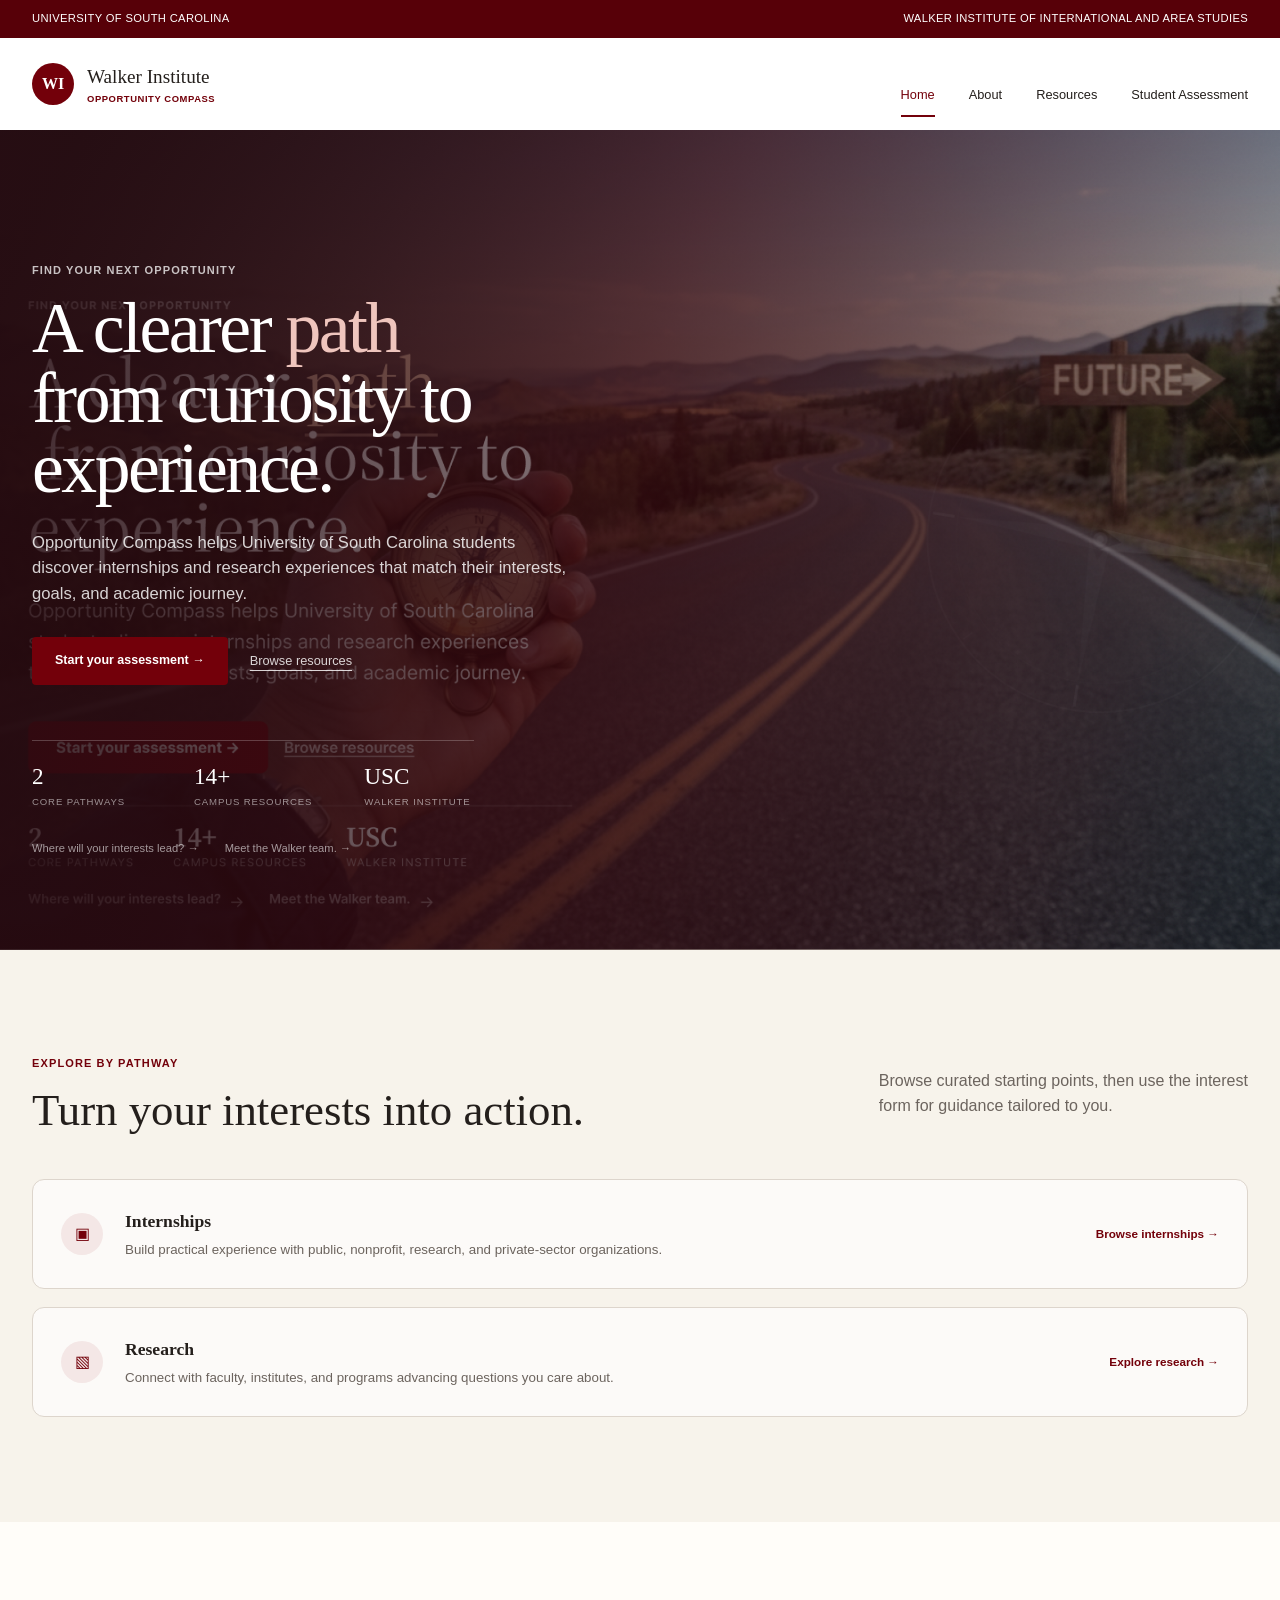
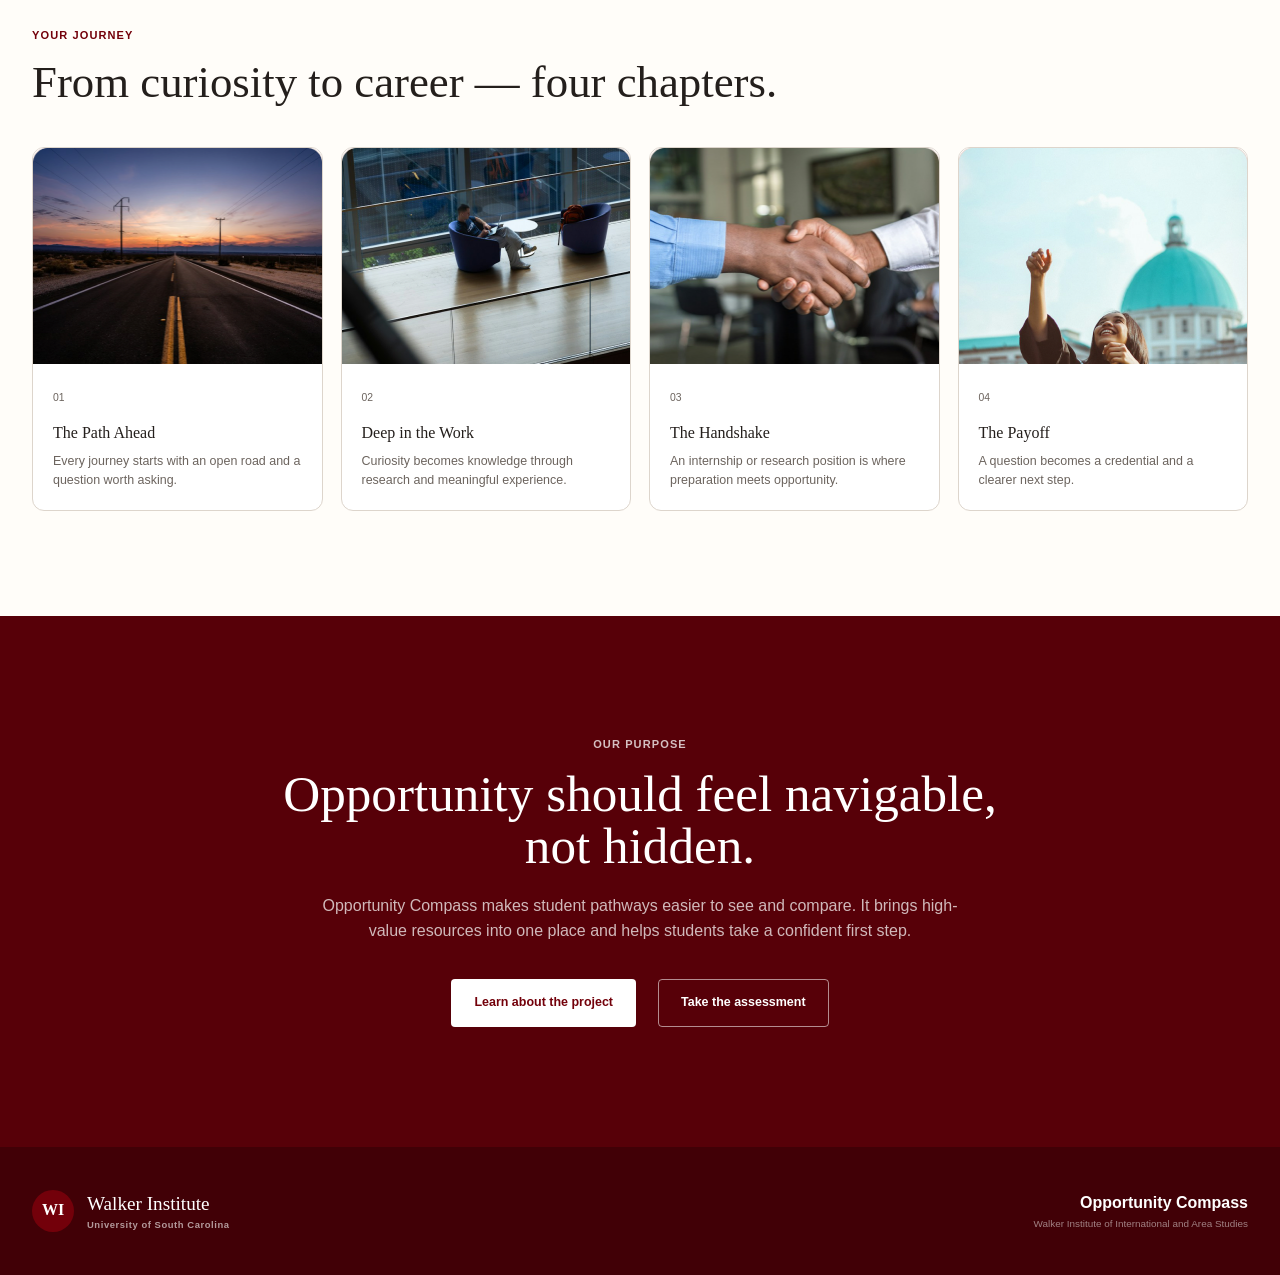
<file: index.html>
<!doctype html>
<html lang="en">
<head>
  <!-- Author: Alan Marsee -->
  <meta charset="utf-8">
  <meta name="viewport" content="width=device-width, initial-scale=1">

  <meta
    name="description"
    content="Opportunity Compass helps students discover internships, research, and career pathways."
  >

  <title>Opportunity Compass | Home</title>
  <link rel="stylesheet" href="styles.css">

  <!-- Internal CSS example -->
  <style>
    .home-hero {
      background-image:
        linear-gradient(
          90deg,
          rgba(38, 11, 17, 0.87),
          rgba(38, 11, 17, 0.56),
          rgba(16, 20, 27, 0.18)
        ),
        url("assets/home-asset-1.png");
    }
  </style>
</head>

<body>
  <header>
    <div class="university-bar">
      <div class="shell university-bar__inner">
        <span>University of South Carolina</span>
        <span>Walker Institute of International and Area Studies</span>
      </div>
    </div>

    <div class="main-nav-wrap">
      <div class="shell main-nav">
        <a class="brand" href="index.html">
          <span class="brand-mark">WI</span>

          <span>
            <strong>Walker Institute</strong>
            <small>Opportunity Compass</small>
          </span>
        </a>

        <nav aria-label="Primary navigation">
          <a class="active" href="index.html">Home</a>
          <a href="about.html">About</a>
          <a href="resources.html">Resources</a>
          <a href="assessment.html">Student Assessment</a>
        </nav>
      </div>
    </div>
  </header>

  <main>
    <section class="home-hero">
      <div class="shell hero-content">
        <p class="eyebrow eyebrow--light">
          Find your next opportunity
        </p>

        <h1>
          A clearer <span>path</span><br>
          from curiosity to<br>
          experience.
        </h1>

        <p class="hero-intro">
          Opportunity Compass helps University of South Carolina students
          discover internships and research experiences that match their
          interests, goals, and academic journey.
        </p>

        <div class="hero-actions" id="assessment">
          <a class="button button--primary" href="#pathways">
            Start your assessment →
          </a>

          <!-- Inline CSS example -->
          <a
            class="text-link text-link--light"
            href="#pathways"
            style="text-decoration-thickness: 1px;"
          >
            Browse resources
          </a>
        </div>

        <div class="hero-stats">
          <div>
            <strong>2</strong>
            <span>Core pathways</span>
          </div>

          <div>
            <strong>14+</strong>
            <span>Campus resources</span>
          </div>

          <div>
            <strong>USC</strong>
            <span>Walker Institute</span>
          </div>
        </div>

        <div class="hero-secondary-links">
          <a href="#journey">
            Where will your interests lead? →
          </a>

          <a href="about.html">
            Meet the Walker team. →
          </a>
        </div>
      </div>
    </section>

    <section class="section section--ivory" id="pathways">
      <div class="shell">
        <div class="section-heading section-heading--split">
          <div>
            <p class="eyebrow">Explore by pathway</p>
            <h2>Turn your interests into action.</h2>
          </div>

          <p>
            Browse curated starting points, then use the interest form for
            guidance tailored to you.
          </p>
        </div>

        <div class="pathway-list">
          <a class="pathway-card" href="#journey">
            <span class="icon-badge" aria-hidden="true">▣</span>

            <span>
              <strong>Internships</strong>
              <small>
                Build practical experience with public, nonprofit, research,
                and private-sector organizations.
              </small>
            </span>

            <span class="card-link">
              Browse internships →
            </span>
          </a>

          <a class="pathway-card" href="#journey">
            <span class="icon-badge" aria-hidden="true">▧</span>

            <span>
              <strong>Research</strong>
              <small>
                Connect with faculty, institutes, and programs advancing
                questions you care about.
              </small>
            </span>

            <span class="card-link">
              Explore research →
            </span>
          </a>
        </div>
      </div>
    </section>

    <section class="section" id="journey">
      <div class="shell">
        <p class="eyebrow">Your journey</p>

        <h2>
          From curiosity to career — four chapters.
        </h2>

        <div class="chapter-grid">
          <article class="chapter-card">
            <img
              src="assets/home-asset-5.png"
              alt="Open road"
            >

            <div class="chapter-card__body">
              <span>01</span>
              <h3>The Path Ahead</h3>

              <p>
                Every journey starts with an open road and a question worth
                asking.
              </p>
            </div>
          </article>

          <article class="chapter-card">
            <img
              src="assets/home-asset-6.png"
              alt="Student working on a laptop"
            >

            <div class="chapter-card__body">
              <span>02</span>
              <h3>Deep in the Work</h3>

              <p>
                Curiosity becomes knowledge through research and meaningful
                experience.
              </p>
            </div>
          </article>

          <article class="chapter-card">
            <img
              src="assets/home-asset-9.png"
              alt="Professionals shaking hands"
            >

            <div class="chapter-card__body">
              <span>03</span>
              <h3>The Handshake</h3>

              <p>
                An internship or research position is where preparation meets
                opportunity.
              </p>
            </div>
          </article>

          <article class="chapter-card">
            <img
              src="assets/home-asset-8.png"
              alt="Graduate celebrating"
            >

            <div class="chapter-card__body">
              <span>04</span>
              <h3>The Payoff</h3>

              <p>
                A question becomes a credential and a clearer next step.
              </p>
            </div>
          </article>
        </div>
      </div>
    </section>

    <section class="purpose-section">
      <div class="shell purpose-section__inner">
        <p class="eyebrow eyebrow--light">
          Our purpose
        </p>

        <h2>
          Opportunity should feel navigable,<br>
          not hidden.
        </h2>

        <p>
          Opportunity Compass makes student pathways easier to see and
          compare. It brings high-value resources into one place and helps
          students take a confident first step.
        </p>

        <div class="purpose-actions">
          <a class="button button--light" href="about.html">
            Learn about the project
          </a>

          <a
            class="button button--outline-light"
            href="#assessment"
          >
            Take the assessment
          </a>
        </div>
      </div>
    </section>
  </main>

  <footer class="site-footer">
    <div class="shell footer-inner">
      <div class="brand brand--light">
        <span class="brand-mark">WI</span>

        <span>
          <strong>Walker Institute</strong>
          <small>University of South Carolina</small>
        </span>
      </div>

      <div>
        <strong>Opportunity Compass</strong>
        <small>
          Walker Institute of International and Area Studies
        </small>
      </div>
    </div>
  </footer>
</body>
</html>
</file>
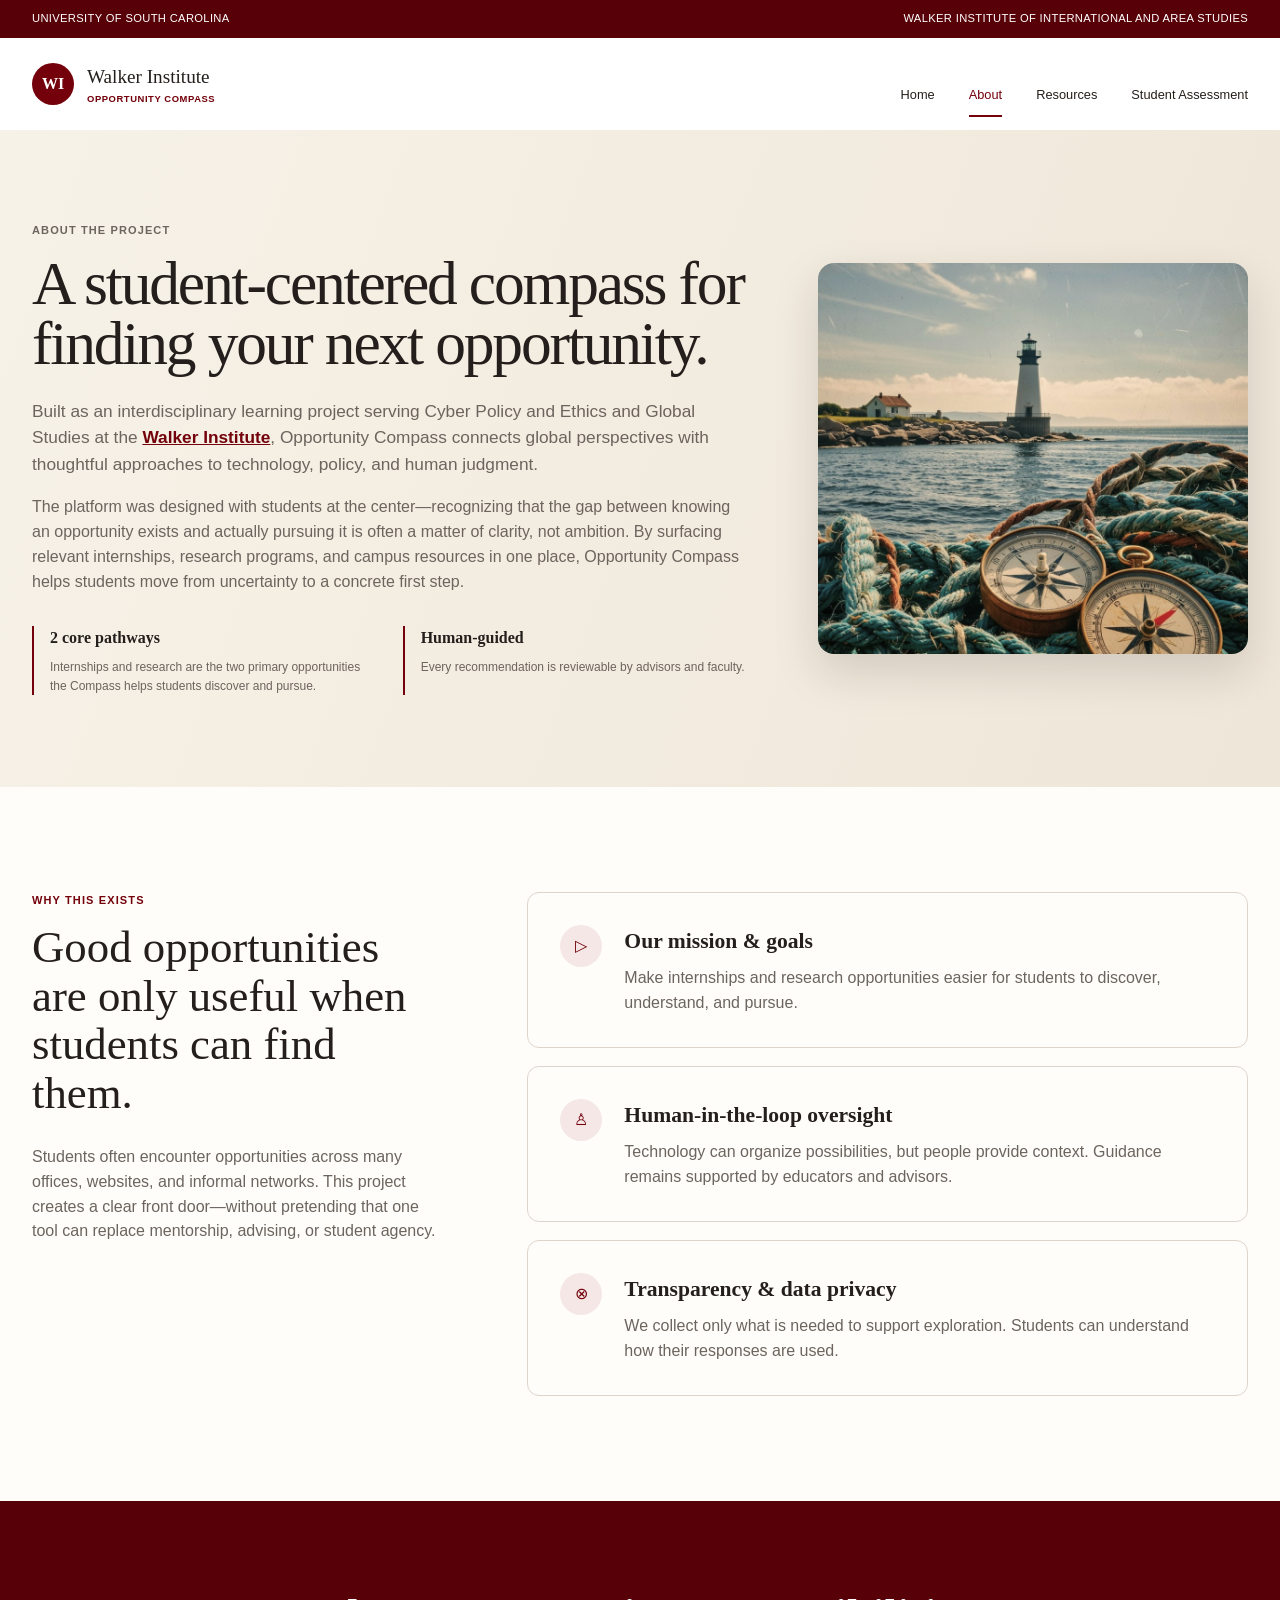
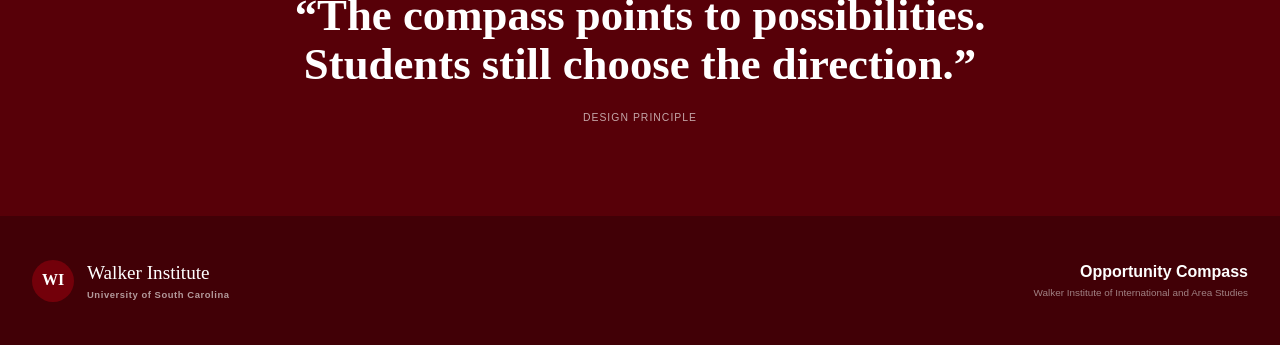
<file: about.html>
<!doctype html>
<html lang="en">
<head>
  <!-- Author: Alan Marsee -->
  <meta charset="utf-8">
  <meta name="viewport" content="width=device-width, initial-scale=1">
  <meta name="description" content="Learn about Opportunity Compass.">
  <title>Opportunity Compass | About</title>
  <link rel="stylesheet" href="styles.css">

  <!-- Internal CSS example -->
  <style>
    .about-hero {
      background: linear-gradient(110deg, #f7f2e8, #eee6d8);
    }

    .about-hero__image img {
      object-position: 50% 48%;
    }
  </style>
</head>

<body>
  <header>
    <div class="university-bar">
      <div class="shell university-bar__inner">
        <span>University of South Carolina</span>
        <span>Walker Institute of International and Area Studies</span>
      </div>
    </div>

    <div class="main-nav-wrap">
      <div class="shell main-nav">
        <a class="brand" href="index.html">
          <span class="brand-mark">WI</span>
          <span>
            <strong>Walker Institute</strong>
            <small>Opportunity Compass</small>
          </span>
        </a>

        <nav>
          <a href="index.html">Home</a>
          <a class="active" href="about.html">About</a>
          <a href="resources.html">Resources</a>
          <a href="assessment.html">Student Assessment</a>
        </nav>
      </div>
    </div>
  </header>

  <main>
    <section class="about-hero">
      <div class="shell about-hero__grid">
        <div class="about-copy">
          <p class="eyebrow">About the project</p>

          <h1>
            A student-centered compass for finding your next opportunity.
          </h1>

          <p class="lead">
            Built as an interdisciplinary learning project serving Cyber Policy
            and Ethics and Global Studies at the
            <strong class="accent-text">Walker Institute</strong>, Opportunity
            Compass connects global perspectives with thoughtful approaches to
            technology, policy, and human judgment.
          </p>

          <p>
            The platform was designed with students at the center—recognizing
            that the gap between knowing an opportunity exists and actually
            pursuing it is often a matter of clarity, not ambition. By surfacing
            relevant internships, research programs, and campus resources in
            one place, Opportunity Compass helps students move from uncertainty
            to a concrete first step.
          </p>

          <div class="project-facts">
            <div>
              <strong>2 core pathways</strong>
              <span>
                Internships and research are the two primary opportunities the
                Compass helps students discover and pursue.
              </span>
            </div>

            <div>
              <strong>Human-guided</strong>
              <span>
                Every recommendation is reviewable by advisors and faculty.
              </span>
            </div>
          </div>
        </div>

        <div class="about-hero__image">
          <img
            src=assets/about-hero.png
            alt="Lighthouse and compasses among nautical ropes"
          >
        </div>
      </div>
    </section>

    <section class="section why-section">
      <div class="shell why-grid">
        <div class="why-copy">
          <p class="eyebrow">Why this exists</p>

          <h2>
            Good opportunities are only useful when students can find them.
          </h2>

          <p>
            Students often encounter opportunities across many offices,
            websites, and informal networks. This project creates a clear front
            door—without pretending that one tool can replace mentorship,
            advising, or student agency.
          </p>
        </div>

        <div class="principles-list">
          <article class="principle-card">
            <span class="icon-badge">▷</span>
            <div>
              <h3>Our mission &amp; goals</h3>
              <p>
                Make internships and research opportunities easier for students
                to discover, understand, and pursue.
              </p>
            </div>
          </article>

          <article class="principle-card">
            <span class="icon-badge">♙</span>
            <div>
              <h3>Human-in-the-loop oversight</h3>
              <p>
                Technology can organize possibilities, but people provide
                context. Guidance remains supported by educators and advisors.
              </p>
            </div>
          </article>

          <article class="principle-card">
            <span class="icon-badge">⊗</span>
            <div>
              <h3>Transparency &amp; data privacy</h3>
              <p>
                We collect only what is needed to support exploration.
                Students can understand how their responses are used.
              </p>
            </div>
          </article>
        </div>
      </div>
    </section>

    <section class="quote-section">
      <div class="shell">
        <!-- Inline CSS example -->
        <blockquote style="max-width: 830px;">
          “The compass points to possibilities. Students still choose the
          direction.”
        </blockquote>
        <p>Design principle</p>
      </div>
    </section>
  </main>

  <footer class="site-footer">
    <div class="shell footer-inner">
      <div class="brand brand--light">
        <span class="brand-mark">WI</span>
        <span>
          <strong>Walker Institute</strong>
          <small>University of South Carolina</small>
        </span>
      </div>

      <div>
        <strong>Opportunity Compass</strong>
        <small>Walker Institute of International and Area Studies</small>
      </div>
    </div>
  </footer>
</body>
</html>
</file>
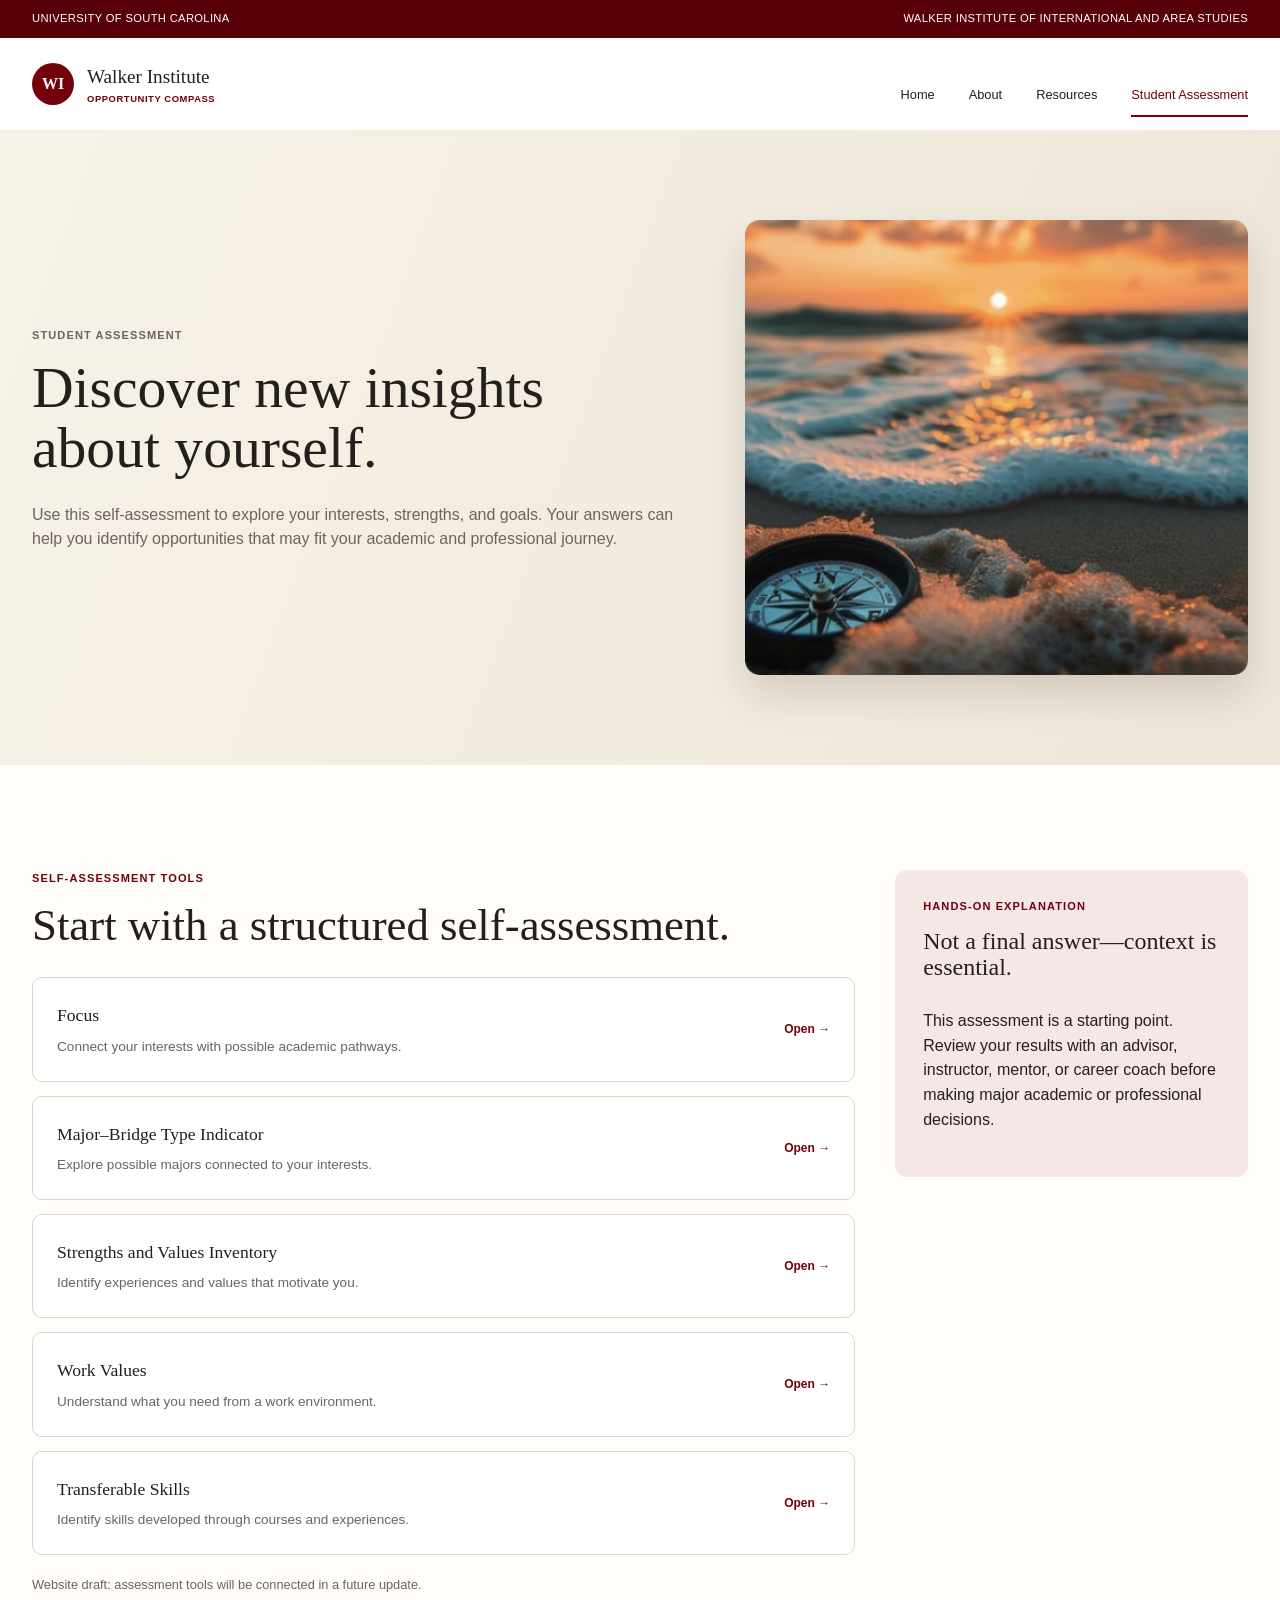
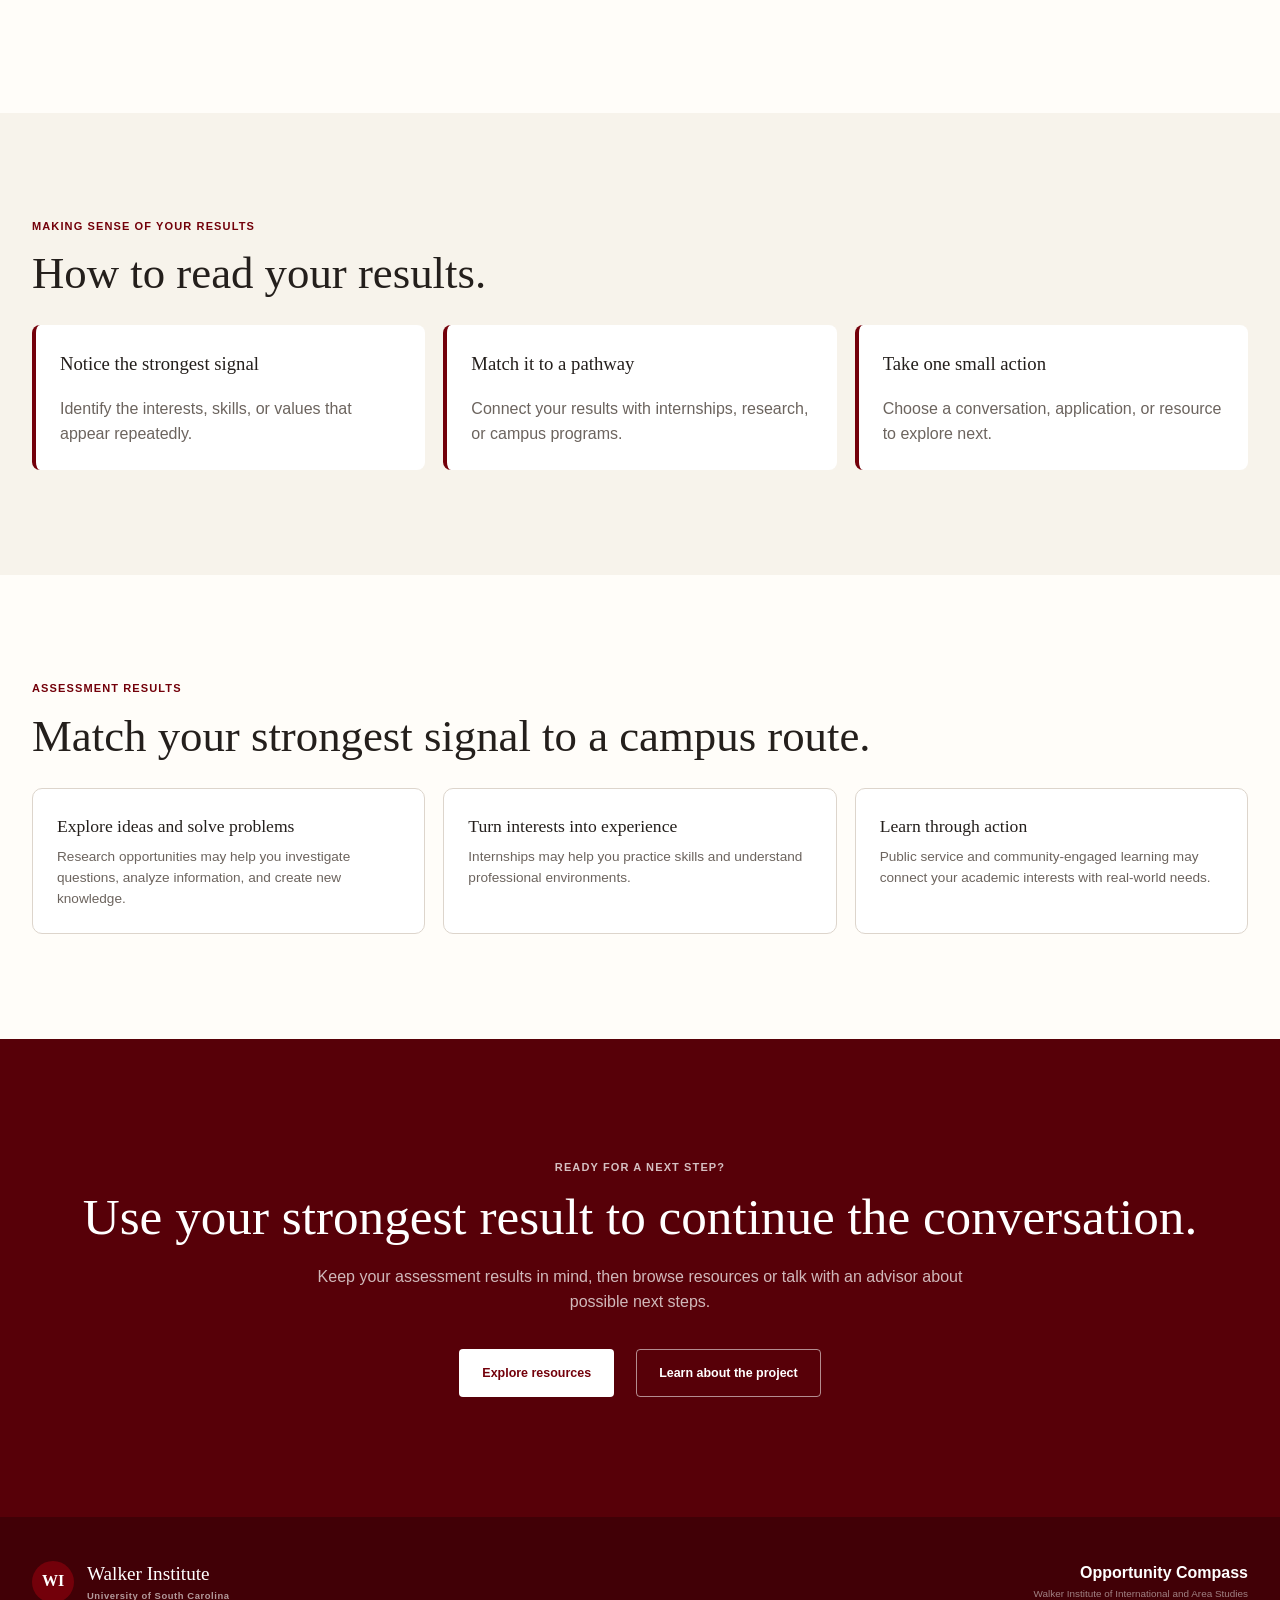
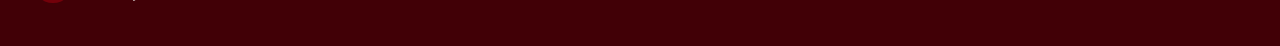
<file: assessment.html>
<!doctype html>
<html lang="en">
<head>
  <!-- Author: Alan Marsee -->
  <meta charset="utf-8">
  <meta name="viewport" content="width=device-width, initial-scale=1">

  <meta
    name="description"
    content="Opportunity Compass student self-assessment."
  >

  <title>Opportunity Compass | Student Assessment</title>

  <!-- External CSS shared across all pages -->
  <link rel="stylesheet" href="styles.css">

  <!-- Internal CSS for the Student Assessment page -->
  <style>
    .assessment-hero {
      padding: 90px 0;
      background: linear-gradient(110deg, #f7f2e8, #eee6d8);
    }

    .assessment-intro {
      display: grid;
      grid-template-columns: 1.3fr 1fr;
      align-items: center;
      gap: 60px;
    }

    .assessment-hero h1 {
      margin-bottom: 24px;
      font-size: clamp(3rem, 4.5vw, 4.5rem);
      line-height: 1.05;
    }

    .assessment-hero p {
      color: var(--muted);
    }

    .assessment-intro img {
      display: block;
      width: 100%;
      aspect-ratio: 464 / 420;
      object-fit: cover;
      border-radius: 14px;
      box-shadow: 0 18px 40px rgba(41, 24, 18, 0.15);
    }

    .assessment-layout {
      display: grid;
      grid-template-columns: 1.4fr 0.6fr;
      align-items: start;
      gap: 40px;
    }

    .question-list {
      display: grid;
      gap: 14px;
    }

    .question-card,
    .result-card {
      padding: 24px;
      background: white;
      border: 1px solid var(--line);
      border-radius: 10px;
    }

    .question-card {
      display: flex;
      align-items: center;
      justify-content: space-between;
      gap: 24px;
    }

    .question-card h3,
    .result-card h3 {
      margin-bottom: 6px;
      font-size: 1.1rem;
    }

    .question-card p,
    .result-card p {
      margin-bottom: 0;
      color: var(--muted);
      font-size: 0.85rem;
    }

    .open-label {
      flex-shrink: 0;
      color: var(--garnet);
      font-size: 0.75rem;
      font-weight: 700;
    }

    .help-card {
      padding: 28px;
      background: #f4e7e6;
      border-radius: 12px;
    }

    .help-card h2 {
      font-size: 1.5rem;
    }

    .reading-grid,
    .results-grid {
      display: grid;
      grid-template-columns: repeat(3, 1fr);
      gap: 18px;
    }

    .reading-card {
      padding: 24px;
      background: white;
      border-left: 4px solid var(--garnet);
      border-radius: 8px;
    }

    .reading-card strong {
      display: block;
      margin-bottom: 8px;
      font-family: var(--serif);
    }

    .reading-card p {
      margin-bottom: 0;
      color: var(--muted);
    }

    @media (max-width: 800px) {
      .assessment-hero {
        padding: 60px 0;
      }

      .assessment-intro,
      .assessment-layout,
      .reading-grid,
      .results-grid {
        grid-template-columns: 1fr;
      }

      .assessment-intro {
        gap: 30px;
      }

      .assessment-intro img {
        max-width: 540px;
      }
    }
  </style>
</head>

<body>
  <header>
    <div class="university-bar">
      <div class="shell university-bar__inner">
        <span>University of South Carolina</span>
        <span>Walker Institute of International and Area Studies</span>
      </div>
    </div>

    <div class="main-nav-wrap">
      <div class="shell main-nav">
        <a
          class="brand"
          href="index.html"
          aria-label="Opportunity Compass home"
        >
          <span class="brand-mark">WI</span>

          <span>
            <strong>Walker Institute</strong>
            <small>Opportunity Compass</small>
          </span>
        </a>

        <nav aria-label="Primary navigation">
          <a href="index.html">Home</a>
          <a href="about.html">About</a>
          <a href="resources.html">Resources</a>
          <a
            class="active"
            href="assessment.html"
            aria-current="page"
          >
            Student Assessment
          </a>
        </nav>
      </div>
    </div>
  </header>

  <main>
    <section class="assessment-hero">
      <div class="shell assessment-intro">
        <div>
          <p class="eyebrow">Student assessment</p>

          <h1>Discover new insights about yourself.</h1>

          <p>
            Use this self-assessment to explore your interests, strengths,
            and goals. Your answers can help you identify opportunities
            that may fit your academic and professional journey.
          </p>
        </div>

        <img
          src="assets/assessment-hero.png"
          alt="Compass beside ocean waves at sunset"
        >
      </div>
    </section>

    <section class="section">
      <div class="shell assessment-layout">
        <div>
          <p class="eyebrow">Self-assessment tools</p>

          <h2>Start with a structured self-assessment.</h2>

          <!-- Static draft: assessment tools are not connected yet. -->
          <div class="question-list">
            <article class="question-card">
              <div>
                <h3>Focus</h3>
                <p>
                  Connect your interests with possible academic pathways.
                </p>
              </div>
              <span class="open-label">Open →</span>
            </article>

            <article class="question-card">
              <div>
                <h3>Major–Bridge Type Indicator</h3>
                <p>
                  Explore possible majors connected to your interests.
                </p>
              </div>
              <span class="open-label">Open →</span>
            </article>

            <article class="question-card">
              <div>
                <h3>Strengths and Values Inventory</h3>
                <p>
                  Identify experiences and values that motivate you.
                </p>
              </div>
              <span class="open-label">Open →</span>
            </article>

            <article class="question-card">
              <div>
                <h3>Work Values</h3>
                <p>
                  Understand what you need from a work environment.
                </p>
              </div>
              <span class="open-label">Open →</span>
            </article>

            <article class="question-card">
              <div>
                <h3>Transferable Skills</h3>
                <p>
                  Identify skills developed through courses and experiences.
                </p>
              </div>
              <span class="open-label">Open →</span>
            </article>
          </div>

          <!-- Inline CSS example -->
          <p style="margin-top: 20px; color: #6c645e; font-size: 0.8rem;">
            Website draft: assessment tools will be connected in a future
            update.
          </p>
        </div>

        <aside class="help-card">
          <p class="eyebrow">Hands-on explanation</p>

          <h2>Not a final answer—context is essential.</h2>

          <p>
            This assessment is a starting point. Review your results with
            an advisor, instructor, mentor, or career coach before making
            major academic or professional decisions.
          </p>
        </aside>
      </div>
    </section>

    <section class="section section--ivory">
      <div class="shell">
        <p class="eyebrow">Making sense of your results</p>

        <h2>How to read your results.</h2>

        <div class="reading-grid">
          <article class="reading-card">
            <h3>Notice the strongest signal</h3>
            <p>
              Identify the interests, skills, or values that appear
              repeatedly.
            </p>
          </article>

          <article class="reading-card">
            <h3>Match it to a pathway</h3>
            <p>
              Connect your results with internships, research, or campus
              programs.
            </p>
          </article>

          <article class="reading-card">
            <h3>Take one small action</h3>
            <p>
              Choose a conversation, application, or resource to explore
              next.
            </p>
          </article>
        </div>
      </div>
    </section>

    <section class="section">
      <div class="shell">
        <p class="eyebrow">Assessment results</p>

        <h2>Match your strongest signal to a campus route.</h2>

        <div class="results-grid">
          <article class="result-card">
            <h3>Explore ideas and solve problems</h3>
            <p>
              Research opportunities may help you investigate questions,
              analyze information, and create new knowledge.
            </p>
          </article>

          <article class="result-card">
            <h3>Turn interests into experience</h3>
            <p>
              Internships may help you practice skills and understand
              professional environments.
            </p>
          </article>

          <article class="result-card">
            <h3>Learn through action</h3>
            <p>
              Public service and community-engaged learning may connect
              your academic interests with real-world needs.
            </p>
          </article>
        </div>
      </div>
    </section>

    <section class="purpose-section">
      <div class="shell purpose-section__inner">
        <p class="eyebrow eyebrow--light">Ready for a next step?</p>

        <h2>
          Use your strongest result to continue the conversation.
        </h2>

        <p>
          Keep your assessment results in mind, then browse resources or
          talk with an advisor about possible next steps.
        </p>

        <div class="purpose-actions">
          <a class="button button--light" href="resources.html">
            Explore resources
          </a>

          <a class="button button--outline-light" href="about.html">
            Learn about the project
          </a>
        </div>
      </div>
    </section>
  </main>

  <footer class="site-footer">
    <div class="shell footer-inner">
      <div class="brand brand--light">
        <span class="brand-mark">WI</span>

        <span>
          <strong>Walker Institute</strong>
          <small>University of South Carolina</small>
        </span>
      </div>

      <div>
        <strong>Opportunity Compass</strong>
        <small>Walker Institute of International and Area Studies</small>
      </div>
    </div>
  </footer>
</body>
</html>
</file>
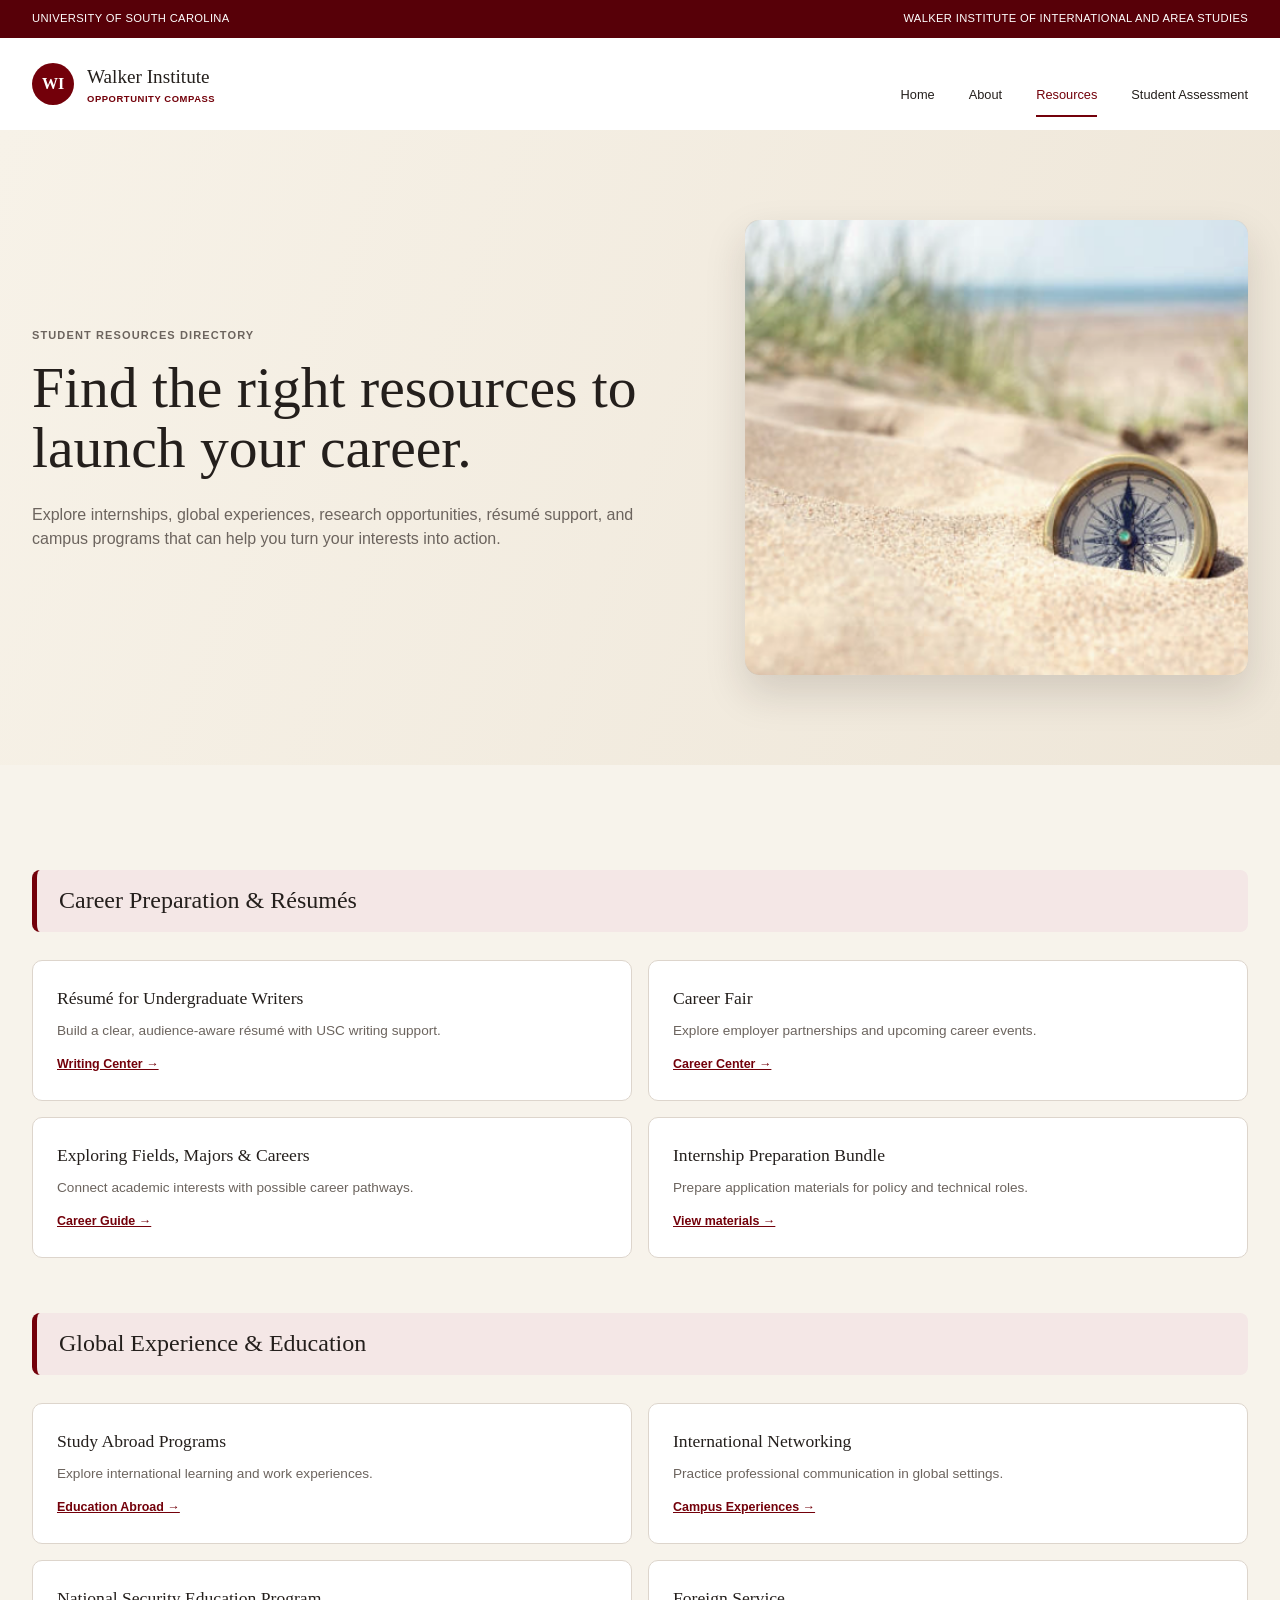
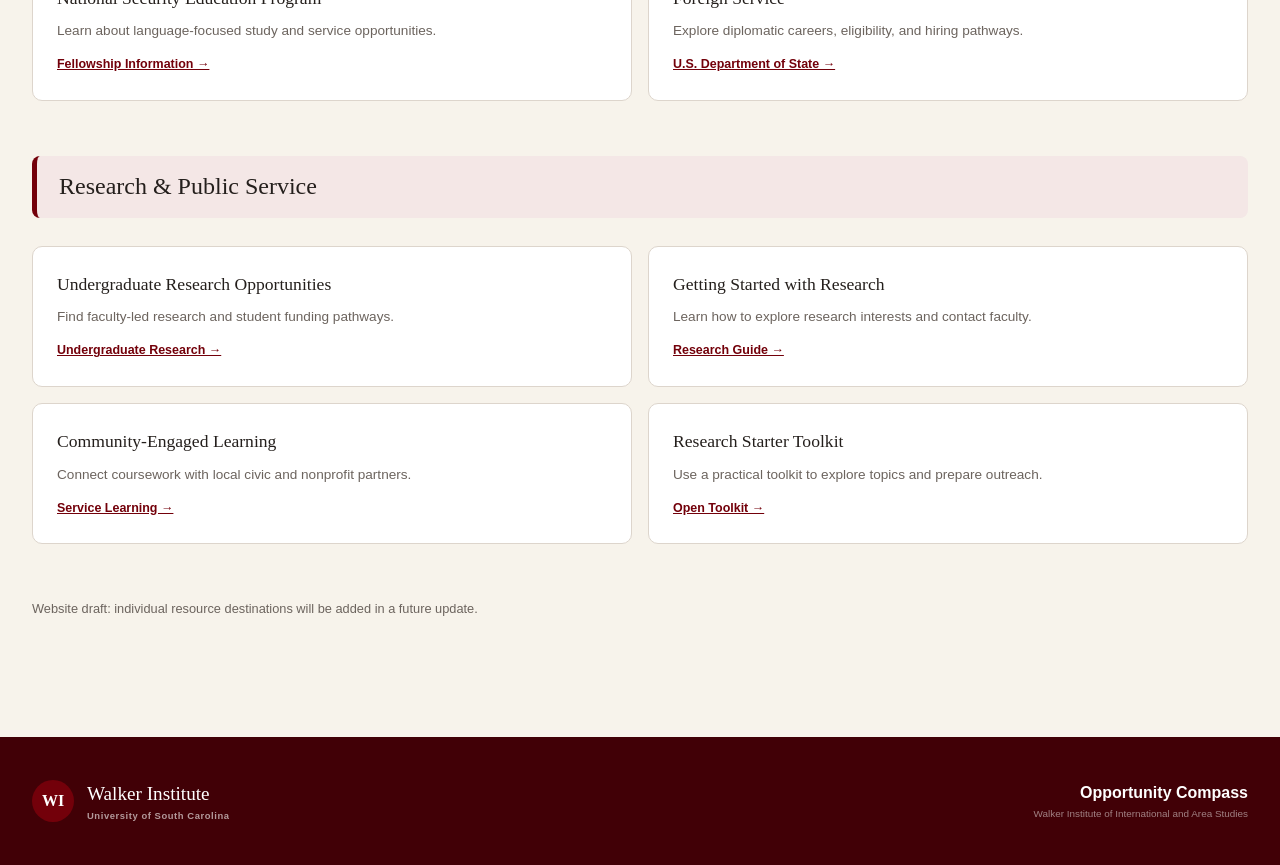
<file: resources.html>
<!doctype html>
<html lang="en">
<head>
  <!-- Author: Alan Marsee -->
  <meta charset="utf-8">
  <meta name="viewport" content="width=device-width, initial-scale=1">
  <meta
    name="description"
    content="Opportunity Compass student resources directory."
  >

  <title>Opportunity Compass | Resources</title>

  <!-- External CSS shared across all pages -->
  <link rel="stylesheet" href="styles.css">

  <!-- Internal CSS for the Resources page -->
  <style>
    .directory-hero {
      padding: 90px 0;
      background: linear-gradient(110deg, #f7f2e8, #eee6d8);
    }

    .resources-intro {
      display: grid;
      grid-template-columns: 1.3fr 1fr;
      align-items: center;
      gap: 60px;
    }

    .directory-hero h1 {
      margin-bottom: 24px;
      font-size: clamp(3rem, 4.5vw, 4.5rem);
      line-height: 1.05;
    }

    .directory-hero p {
      color: var(--muted);
    }

    .resources-intro img {
      display: block;
      width: 100%;
      aspect-ratio: 464 / 420;
      object-fit: cover;
      border-radius: 14px;
      box-shadow: 0 18px 40px rgba(41, 24, 18, 0.15);
    }

    .resource-section {
      margin-bottom: 55px;
    }

    .resource-section:last-child {
      margin-bottom: 0;
    }

    .resource-section h2 {
      padding: 18px 22px;
      background: #f4e7e6;
      border-left: 5px solid var(--garnet);
      border-radius: 8px;
      font-size: 1.5rem;
    }

    .resource-grid {
      display: grid;
      grid-template-columns: repeat(2, 1fr);
      gap: 16px;
    }

    .resource-item {
      padding: 24px;
      background: white;
      border: 1px solid var(--line);
      border-radius: 10px;
    }

    .resource-item h3 {
      margin-bottom: 8px;
      font-size: 1.1rem;
    }

    .resource-item p {
      margin-bottom: 10px;
      color: var(--muted);
      font-size: 0.85rem;
    }

    .resource-item a {
      color: var(--garnet);
      font-size: 0.78rem;
      font-weight: 700;
    }

    @media (max-width: 800px) {
      .directory-hero {
        padding: 60px 0;
      }

      .resources-intro {
        grid-template-columns: 1fr;
        gap: 30px;
      }

      .resources-intro img {
        max-width: 540px;
      }
    }

    @media (max-width: 700px) {
      .resource-grid {
        grid-template-columns: 1fr;
      }
    }
  </style>
</head>

<body>
  <header>
    <div class="university-bar">
      <div class="shell university-bar__inner">
        <span>University of South Carolina</span>
        <span>Walker Institute of International and Area Studies</span>
      </div>
    </div>

    <div class="main-nav-wrap">
      <div class="shell main-nav">
        <a
          class="brand"
          href="index.html"
          aria-label="Opportunity Compass home"
        >
          <span class="brand-mark">WI</span>

          <span>
            <strong>Walker Institute</strong>
            <small>Opportunity Compass</small>
          </span>
        </a>

        <nav aria-label="Primary navigation">
          <a href="index.html">Home</a>
          <a href="about.html">About</a>
          <a
            class="active"
            href="resources.html"
            aria-current="page"
          >
            Resources
          </a>
          <a href="assessment.html">Student Assessment</a>
        </nav>
      </div>
    </div>
  </header>

  <main>
    <section class="directory-hero">
      <div class="shell resources-intro">
        <div>
          <p class="eyebrow">Student resources directory</p>

          <h1>Find the right resources to launch your career.</h1>

          <p>
            Explore internships, global experiences, research opportunities,
            résumé support, and campus programs that can help you turn your
            interests into action.
          </p>
        </div>

        <img
          src="assets/resources-hero.png"
          alt="Compass resting in the sand"
        >
      </div>
    </section>

    <section
      class="section section--ivory"
      aria-label="Resources by category"
    >
      <div class="shell">
        <section class="resource-section">
          <h2>Career Preparation &amp; Résumés</h2>

          <div class="resource-grid">
            <article class="resource-item">
              <h3>Résumé for Undergraduate Writers</h3>
              <p>
                Build a clear, audience-aware résumé with USC writing support.
              </p>
              <a href="#">Writing Center →</a>
            </article>

            <article class="resource-item">
              <h3>Career Fair</h3>
              <p>
                Explore employer partnerships and upcoming career events.
              </p>
              <a href="#">Career Center →</a>
            </article>

            <article class="resource-item">
              <h3>Exploring Fields, Majors &amp; Careers</h3>
              <p>
                Connect academic interests with possible career pathways.
              </p>
              <a href="#">Career Guide →</a>
            </article>

            <article class="resource-item">
              <h3>Internship Preparation Bundle</h3>
              <p>
                Prepare application materials for policy and technical roles.
              </p>
              <a href="#">View materials →</a>
            </article>
          </div>
        </section>

        <section class="resource-section">
          <h2>Global Experience &amp; Education</h2>

          <div class="resource-grid">
            <article class="resource-item">
              <h3>Study Abroad Programs</h3>
              <p>
                Explore international learning and work experiences.
              </p>
              <a href="#">Education Abroad →</a>
            </article>

            <article class="resource-item">
              <h3>International Networking</h3>
              <p>
                Practice professional communication in global settings.
              </p>
              <a href="#">Campus Experiences →</a>
            </article>

            <article class="resource-item">
              <h3>National Security Education Program</h3>
              <p>
                Learn about language-focused study and service opportunities.
              </p>
              <a href="#">Fellowship Information →</a>
            </article>

            <article class="resource-item">
              <h3>Foreign Service</h3>
              <p>
                Explore diplomatic careers, eligibility, and hiring pathways.
              </p>
              <a href="#">U.S. Department of State →</a>
            </article>
          </div>
        </section>

        <section class="resource-section">
          <h2>Research &amp; Public Service</h2>

          <div class="resource-grid">
            <article class="resource-item">
              <h3>Undergraduate Research Opportunities</h3>
              <p>
                Find faculty-led research and student funding pathways.
              </p>
              <a href="#">Undergraduate Research →</a>
            </article>

            <article class="resource-item">
              <h3>Getting Started with Research</h3>
              <p>
                Learn how to explore research interests and contact faculty.
              </p>
              <a href="#">Research Guide →</a>
            </article>

            <article class="resource-item">
              <h3>Community-Engaged Learning</h3>
              <p>
                Connect coursework with local civic and nonprofit partners.
              </p>
              <a href="#">Service Learning →</a>
            </article>

            <article class="resource-item">
              <h3>Research Starter Toolkit</h3>
              <p>
                Use a practical toolkit to explore topics and prepare outreach.
              </p>
              <a href="#">Open Toolkit →</a>
            </article>
          </div>
        </section>

        <!-- Inline CSS example -->
        <p style="margin-top: 30px; color: #6c645e; font-size: 0.8rem;">
          Website draft: individual resource destinations will be added
          in a future update.
        </p>
      </div>
    </section>
  </main>

  <footer class="site-footer">
    <div class="shell footer-inner">
      <div class="brand brand--light">
        <span class="brand-mark">WI</span>

        <span>
          <strong>Walker Institute</strong>
          <small>University of South Carolina</small>
        </span>
      </div>

      <div>
        <strong>Opportunity Compass</strong>
        <small>Walker Institute of International and Area Studies</small>
      </div>
    </div>
  </footer>
</body>
</html>
</file>
<file: styles.css>
:root {
  --garnet: #73000a;
  --dark-garnet: #570008;
  --ink: #241f1c;
  --muted: #6c645e;
  --ivory: #f7f3eb;
  --line: #ddd5cc;
  --serif: Georgia, "Times New Roman", serif;
  --sans: Arial, Helvetica, sans-serif;
}

* {
  box-sizing: border-box;
}

html {
  scroll-behavior: smooth;
}

body {
  margin: 0;
  color: var(--ink);
  background: #fffdf9;
  font-family: var(--sans);
  line-height: 1.55;
}

img {
  display: block;
  max-width: 100%;
}

a {
  color: inherit;
}

h1,
h2,
h3,
p {
  margin-top: 0;
}

h1,
h2,
h3 {
  font-family: var(--serif);
  font-weight: 400;
}

.shell {
  width: min(1220px, calc(100% - 64px));
  margin-inline: auto;
}

/* Header */

.university-bar {
  color: white;
  background: var(--dark-garnet);
  font-size: 0.7rem;
  letter-spacing: 0.03em;
  text-transform: uppercase;
}

.university-bar__inner {
  min-height: 38px;
  display: flex;
  align-items: center;
  justify-content: space-between;
}

.main-nav-wrap {
  background: white;
}

.main-nav {
  min-height: 92px;
  display: flex;
  align-items: center;
  justify-content: space-between;
  gap: 32px;
}

.brand {
  display: inline-flex;
  align-items: center;
  gap: 13px;
  text-decoration: none;
}

.brand-mark {
  width: 42px;
  aspect-ratio: 1;
  display: grid;
  place-items: center;
  color: white;
  background: var(--garnet);
  border-radius: 50%;
  font-family: var(--serif);
  font-weight: 700;
}

.brand strong,
.brand small {
  display: block;
}

.brand strong {
  font-family: var(--serif);
  font-size: 1.2rem;
  font-weight: 500;
}

.brand small {
  color: var(--garnet);
  font-size: 0.59rem;
  font-weight: 700;
  letter-spacing: 0.06em;
  text-transform: uppercase;
}

.main-nav nav {
  display: flex;
  align-items: center;
  gap: 34px;
}

.main-nav nav a {
  padding: 34px 0 10px;
  border-bottom: 2px solid transparent;
  font-size: 0.8rem;
  text-decoration: none;
}

.main-nav nav a:hover,
.main-nav nav a.active {
  color: var(--garnet);
  border-bottom-color: var(--garnet);
}

/* Home hero */

.home-hero {
  min-height: 820px;
  color: white;
  background-position: center;
  background-size: cover;
}

.hero-content {
  min-height: 820px;
  display: flex;
  flex-direction: column;
  justify-content: center;
  align-items: flex-start;
  padding: 85px 0 46px;
}

.eyebrow {
  margin-bottom: 14px;
  color: var(--garnet);
  font-size: 0.69rem;
  font-weight: 700;
  letter-spacing: 0.1em;
  text-transform: uppercase;
}

.eyebrow--light {
  color: rgba(255, 255, 255, 0.75);
}

.home-hero h1 {
  margin-bottom: 26px;
  font-size: clamp(3.2rem, 5.6vw, 5.7rem);
  line-height: 0.98;
  letter-spacing: -0.035em;
}

.home-hero h1 span {
  color: #efc5bd;
}

.hero-intro {
  max-width: 545px;
  margin-bottom: 30px;
  color: rgba(255, 255, 255, 0.82);
  font-size: 1.04rem;
}

.hero-actions,
.purpose-actions {
  display: flex;
  align-items: center;
  gap: 22px;
}

.button {
  min-height: 48px;
  display: inline-flex;
  align-items: center;
  justify-content: center;
  padding: 13px 22px;
  border: 1px solid transparent;
  border-radius: 4px;
  font-size: 0.78rem;
  font-weight: 700;
  text-decoration: none;
}

.button--primary {
  color: white;
  background: var(--garnet);
}

.button--light {
  color: var(--garnet);
  background: white;
}

.button--outline-light {
  color: white;
  border-color: rgba(255, 255, 255, 0.55);
}

.text-link {
  font-size: 0.8rem;
  text-underline-offset: 5px;
}

.text-link--light {
  color: rgba(255, 255, 255, 0.82);
}

.hero-stats {
  display: flex;
  gap: 52px;
  margin-top: 55px;
  padding-top: 18px;
  border-top: 1px solid rgba(255, 255, 255, 0.22);
}

.hero-stats div {
  min-width: 110px;
}

.hero-stats strong,
.hero-stats span {
  display: block;
}

.hero-stats strong {
  font-family: var(--serif);
  font-size: 1.45rem;
  font-weight: 400;
}

.hero-stats span {
  color: rgba(255, 255, 255, 0.55);
  font-size: 0.6rem;
  letter-spacing: 0.09em;
  text-transform: uppercase;
}

.hero-secondary-links {
  display: flex;
  gap: 26px;
  margin-top: 30px;
}

.hero-secondary-links a {
  color: rgba(255, 255, 255, 0.58);
  font-size: 0.7rem;
  text-decoration: none;
}

/* Content sections */

.section {
  padding: 105px 0;
}

.section--ivory {
  background: var(--ivory);
}

.section h2,
.why-copy h2 {
  margin-bottom: 28px;
  font-size: clamp(2.1rem, 3.5vw, 3.25rem);
  line-height: 1.08;
}

.section-heading--split {
  display: grid;
  grid-template-columns: 1.35fr 0.65fr;
  align-items: end;
  gap: 80px;
  margin-bottom: 45px;
}

.section-heading--split h2 {
  margin-bottom: 0;
}

.section-heading--split > p {
  color: var(--muted);
}

.pathway-list {
  display: grid;
  gap: 18px;
}

.pathway-card {
  display: grid;
  grid-template-columns: auto 1fr auto;
  align-items: center;
  gap: 22px;
  padding: 28px;
  background: rgba(255, 255, 255, 0.65);
  border: 1px solid var(--line);
  border-radius: 12px;
  text-decoration: none;
}

.pathway-card strong,
.pathway-card small {
  display: block;
}

.pathway-card strong {
  margin-bottom: 4px;
  font-family: var(--serif);
  font-size: 1.1rem;
}

.pathway-card small {
  color: var(--muted);
}

.card-link {
  color: var(--garnet);
  font-size: 0.73rem;
  font-weight: 700;
}

.icon-badge {
  width: 42px;
  height: 42px;
  display: grid;
  place-items: center;
  color: var(--garnet);
  background: #f4e7e6;
  border-radius: 50%;
}

.chapter-grid {
  display: grid;
  grid-template-columns: repeat(4, 1fr);
  gap: 18px;
  margin-top: 40px;
}

.chapter-card {
  overflow: hidden;
  background: white;
  border: 1px solid var(--line);
  border-radius: 12px;
}

.chapter-card img {
  width: 100%;
  aspect-ratio: 4 / 3;
  object-fit: cover;
}

.chapter-card__body {
  padding: 20px;
}

.chapter-card__body > span {
  color: var(--muted);
  font-size: 0.65rem;
}

.chapter-card h3 {
  margin: 12px 0 6px;
  font-size: 1rem;
}

.chapter-card p {
  margin-bottom: 0;
  color: var(--muted);
  font-size: 0.78rem;
}

/* Purpose and footer */

.purpose-section,
.quote-section {
  color: white;
  background: var(--dark-garnet);
}

.purpose-section__inner {
  padding: 120px 0;
  text-align: center;
}

.purpose-section h2 {
  margin-bottom: 22px;
  font-size: clamp(2.4rem, 4vw, 4rem);
  line-height: 1.02;
}

.purpose-section__inner > p:not(.eyebrow) {
  max-width: 650px;
  margin: 0 auto 35px;
  color: rgba(255, 255, 255, 0.72);
}

.purpose-actions {
  justify-content: center;
}

.site-footer {
  padding: 42px 0;
  color: white;
  background: #410006;
}

.footer-inner {
  display: flex;
  align-items: center;
  justify-content: space-between;
}

.brand--light small {
  color: rgba(255, 255, 255, 0.6);
  text-transform: none;
}

.footer-inner > div:last-child {
  text-align: right;
}

.footer-inner > div:last-child strong,
.footer-inner > div:last-child small {
  display: block;
}

.footer-inner > div:last-child small {
  color: rgba(255, 255, 255, 0.5);
  font-size: 0.62rem;
}

/* About page */

.about-hero {
  padding: 92px 0;
}

.about-hero__grid {
  display: grid;
  grid-template-columns: 1.25fr 0.75fr;
  gap: 70px;
  align-items: center;
}

.about-copy h1 {
  margin-bottom: 24px;
  font-size: clamp(3rem, 4.8vw, 5rem);
  line-height: 0.98;
  letter-spacing: -0.035em;
}

.about-copy p {
  color: var(--muted);
}

.about-copy .lead {
  font-size: 1.08rem;
}

.accent-text {
  color: var(--garnet);
  text-decoration: underline;
}

.about-hero__image img {
  width: 100%;
  aspect-ratio: 1.1 / 1;
  object-fit: cover;
  border-radius: 16px;
  box-shadow: 0 18px 45px rgba(41, 24, 18, 0.15);
}

.project-facts {
  display: grid;
  grid-template-columns: repeat(2, 1fr);
  gap: 25px;
  margin-top: 32px;
}

.project-facts div {
  padding-left: 16px;
  border-left: 2px solid var(--garnet);
}

.project-facts strong,
.project-facts span {
  display: block;
}

.project-facts strong {
  margin-bottom: 7px;
  font-family: var(--serif);
}

.project-facts span {
  color: var(--muted);
  font-size: 0.75rem;
}

.why-grid {
  display: grid;
  grid-template-columns: 0.72fr 1.28fr;
  gap: 90px;
}

.why-copy p:last-child {
  color: var(--muted);
}

.principles-list {
  display: grid;
  gap: 18px;
}

.principle-card {
  display: grid;
  grid-template-columns: auto 1fr;
  gap: 22px;
  padding: 32px;
  border: 1px solid var(--line);
  border-radius: 12px;
}

.principle-card h3 {
  margin-bottom: 7px;
  font-size: 1.35rem;
  font-weight: 600;
}

.principle-card p {
  margin-bottom: 0;
  color: var(--muted);
}

.quote-section {
  padding: 90px 0;
  text-align: center;
}

.quote-section blockquote {
  margin: 0 auto 22px;
  font-family: var(--serif);
  font-size: clamp(2rem, 3.5vw, 3.4rem);
  font-weight: 700;
  line-height: 1.08;
}

.quote-section p {
  margin-bottom: 0;
  color: rgba(255, 255, 255, 0.65);
  font-size: 0.65rem;
  letter-spacing: 0.1em;
  text-transform: uppercase;
}

/* Responsive layout */

@media (max-width: 900px) {
  .shell {
    width: min(100% - 36px, 720px);
  }

  .university-bar__inner span:last-child {
    display: none;
  }

  .main-nav {
    align-items: flex-start;
    flex-direction: column;
    padding: 20px 0;
  }

  .main-nav nav {
    width: 100%;
    overflow-x: auto;
    gap: 24px;
  }

  .main-nav nav a {
    padding: 8px 0;
    white-space: nowrap;
  }

  .section-heading--split,
  .about-hero__grid,
  .why-grid {
    grid-template-columns: 1fr;
    gap: 45px;
  }

  .chapter-grid {
    grid-template-columns: repeat(2, 1fr);
  }
}

@media (max-width: 600px) {
  .section {
    padding: 70px 0;
  }

  .hero-actions,
  .purpose-actions {
    align-items: flex-start;
    flex-direction: column;
  }

  .hero-stats {
    gap: 24px;
  }

  .hero-stats div {
    min-width: 0;
  }

  .hero-secondary-links {
    flex-direction: column;
    gap: 9px;
  }

  .pathway-card {
    grid-template-columns: auto 1fr;
  }

  .card-link {
    grid-column: 2;
  }

  .chapter-grid,
  .project-facts {
    grid-template-columns: 1fr;
  }

  .footer-inner {
    align-items: flex-start;
    flex-direction: column;
    gap: 28px;
  }

  .footer-inner > div:last-child {
    text-align: left;
  }
}
</file>
